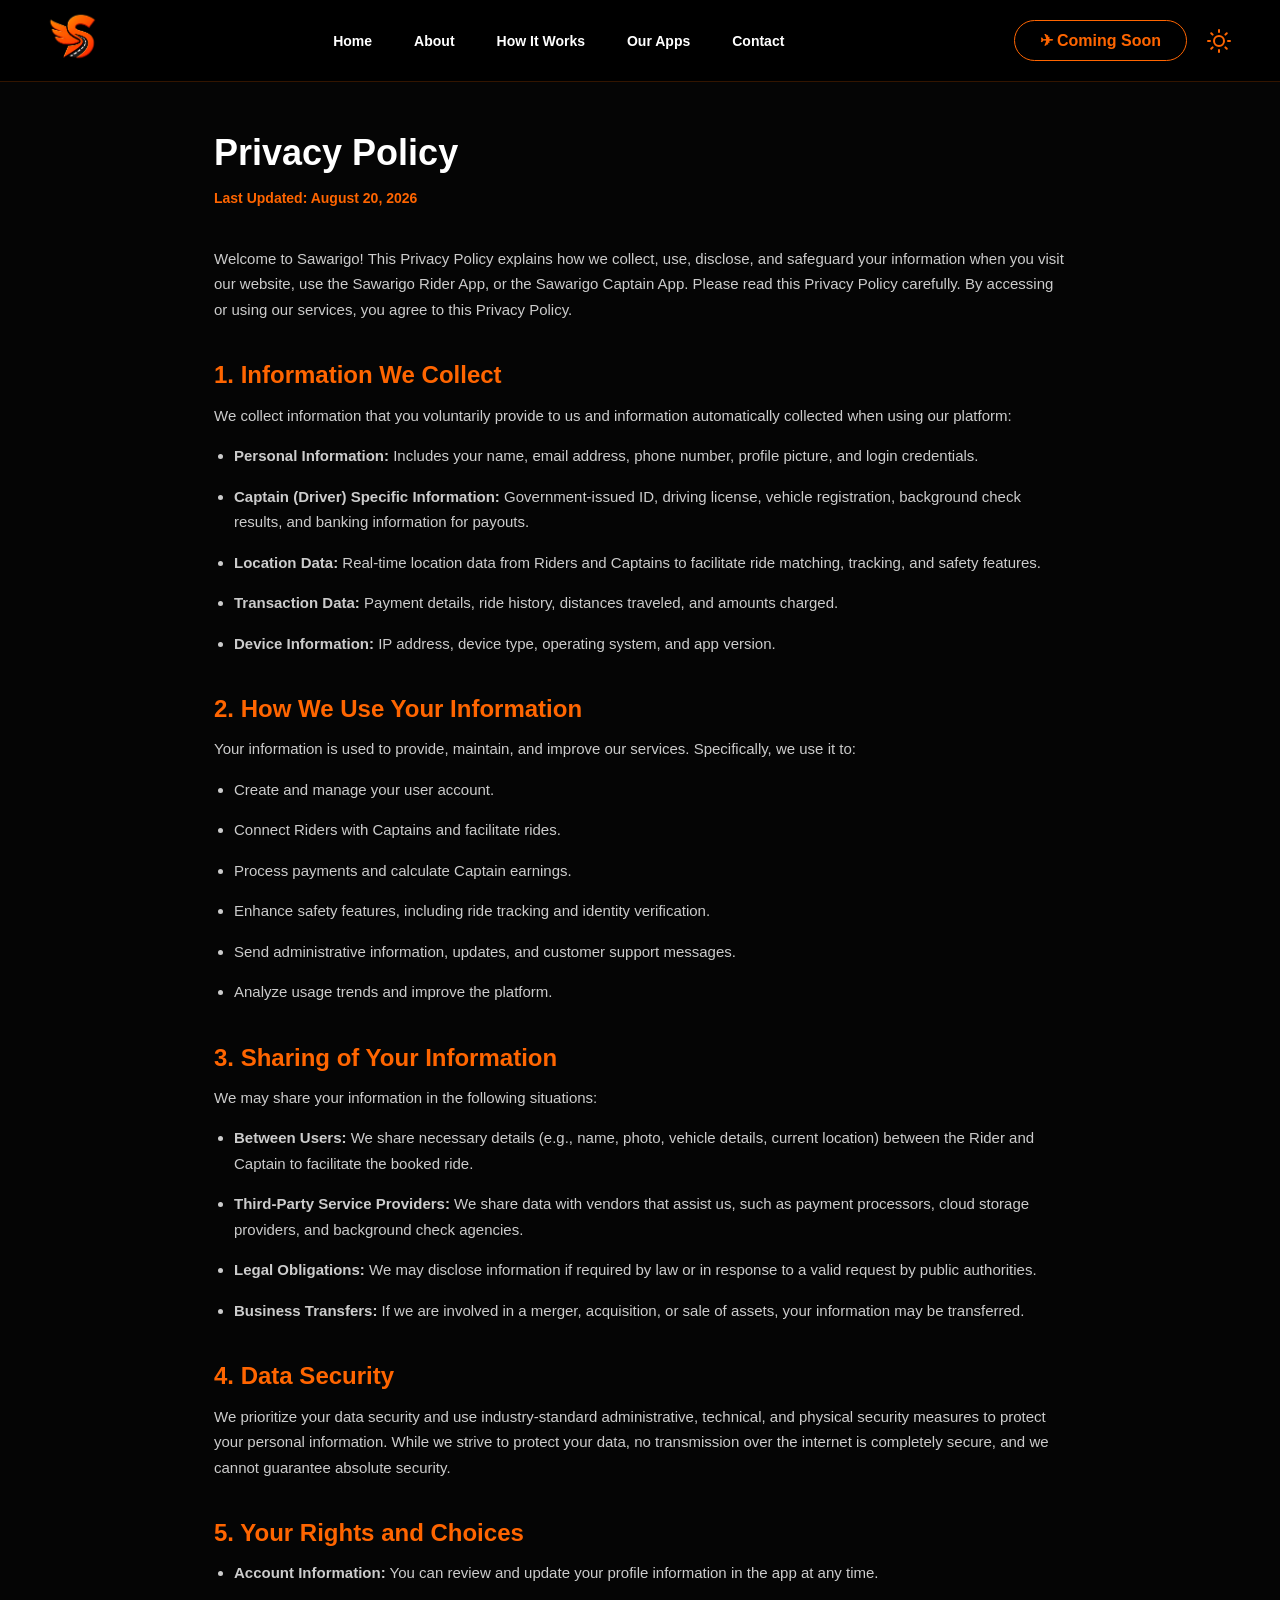
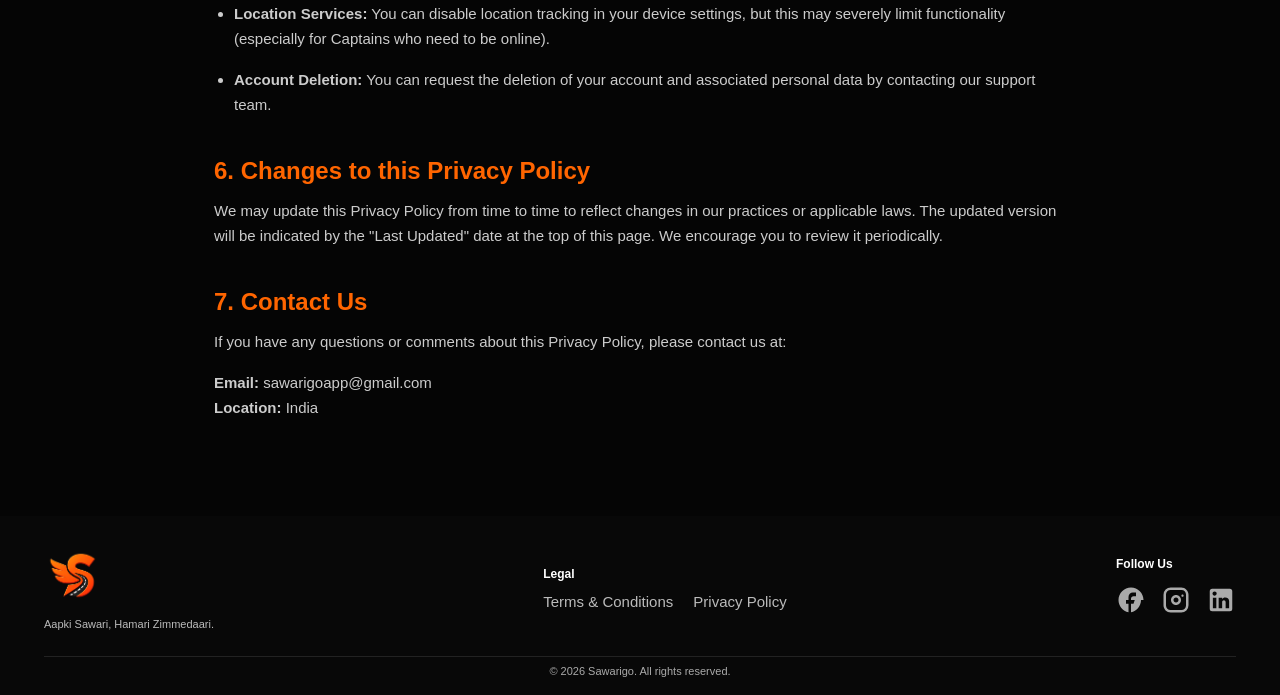
<file: privacy.html>
<!DOCTYPE html>
<html lang="en">

<head>
  <meta charset="UTF-8" />
  <meta name="viewport" content="width=device-width, initial-scale=1.0" />
  <title>Privacy Policy — Sawarigo</title>
  <link rel="icon" type="image/png" href="images/logo.png" />
  <link rel="stylesheet" href="style.css" />
  <style>
    .legal-content {
      padding: 120px 0 80px;
      min-height: 80vh;
    }
    .legal-container {
      max-width: 900px;
      margin: 0 auto;
    }
    .legal-content h1 { font-size: 36px; margin-bottom: 20px; color: #fff; }
    .legal-content .updated { color: var(--orange); font-size: 14px; font-weight: bold; margin-bottom: 40px; display: block; }
    .legal-content h2 { font-size: 24px; margin-top: 40px; margin-bottom: 15px; color: var(--orange); }
    .legal-content p, .legal-content li { font-size: 15px; line-height: 1.7; margin-bottom: 15px; color: #ccc; }
    .legal-content ul { padding-left: 20px; margin-bottom: 25px; }
    .legal-content a:hover { color: var(--orange); text-decoration: underline; }
    
    body.light-mode .legal-content h1 { color: #171717; }
    body.light-mode .legal-content p, body.light-mode .legal-content li { color: #555555; }
  </style>
</head>

<body>
  <header>
    <nav class="container">
      <a class="brand" href="index.html">
        <img src="images/logo.png" alt="Sawarigo Captain" class="brand-logo" />
      </a>
      <div class="navlinks" id="navlinks">
        <a href="index.html#home" onclick="toggleMenu()">Home</a>
        <a href="index.html#about" onclick="toggleMenu()">About</a>
        <a href="index.html#how" onclick="toggleMenu()">How It Works</a>
        <a href="index.html#apps" onclick="toggleMenu()">Our Apps</a>
        <a href="index.html#contact" onclick="toggleMenu()">Contact</a>
      </div>
      <div class="nav-right">
        <a class="nav-cta" href="index.html#contact">✈ Coming Soon</a>
        <button id="theme-toggle" class="theme-toggle" onclick="toggleTheme()" aria-label="Toggle Theme">
          <!-- SVG injected by JS -->
        </button>
        <div class="hamburger" onclick="toggleMenu()">
          <span></span><span></span><span></span>
        </div>
      </div>
    </nav>
  </header>

  <main class="legal-content">
    <div class="container legal-container">
      <h1>Privacy Policy</h1>
      <span class="updated">Last Updated: August 20, 2026</span>
      
      <p>Welcome to Sawarigo! This Privacy Policy explains how we collect, use, disclose, and safeguard your information when you visit our website, use the Sawarigo Rider App, or the Sawarigo Captain App. Please read this Privacy Policy carefully. By accessing or using our services, you agree to this Privacy Policy.</p>

      <h2>1. Information We Collect</h2>
      <p>We collect information that you voluntarily provide to us and information automatically collected when using our platform:</p>
      <ul>
        <li><strong>Personal Information:</strong> Includes your name, email address, phone number, profile picture, and login credentials.</li>
        <li><strong>Captain (Driver) Specific Information:</strong> Government-issued ID, driving license, vehicle registration, background check results, and banking information for payouts.</li>
        <li><strong>Location Data:</strong> Real-time location data from Riders and Captains to facilitate ride matching, tracking, and safety features.</li>
        <li><strong>Transaction Data:</strong> Payment details, ride history, distances traveled, and amounts charged.</li>
        <li><strong>Device Information:</strong> IP address, device type, operating system, and app version.</li>
      </ul>

      <h2>2. How We Use Your Information</h2>
      <p>Your information is used to provide, maintain, and improve our services. Specifically, we use it to:</p>
      <ul>
        <li>Create and manage your user account.</li>
        <li>Connect Riders with Captains and facilitate rides.</li>
        <li>Process payments and calculate Captain earnings.</li>
        <li>Enhance safety features, including ride tracking and identity verification.</li>
        <li>Send administrative information, updates, and customer support messages.</li>
        <li>Analyze usage trends and improve the platform.</li>
      </ul>

      <h2>3. Sharing of Your Information</h2>
      <p>We may share your information in the following situations:</p>
      <ul>
        <li><strong>Between Users:</strong> We share necessary details (e.g., name, photo, vehicle details, current location) between the Rider and Captain to facilitate the booked ride.</li>
        <li><strong>Third-Party Service Providers:</strong> We share data with vendors that assist us, such as payment processors, cloud storage providers, and background check agencies.</li>
        <li><strong>Legal Obligations:</strong> We may disclose information if required by law or in response to a valid request by public authorities.</li>
        <li><strong>Business Transfers:</strong> If we are involved in a merger, acquisition, or sale of assets, your information may be transferred.</li>
      </ul>

      <h2>4. Data Security</h2>
      <p>We prioritize your data security and use industry-standard administrative, technical, and physical security measures to protect your personal information. While we strive to protect your data, no transmission over the internet is completely secure, and we cannot guarantee absolute security.</p>

      <h2>5. Your Rights and Choices</h2>
      <ul>
        <li><strong>Account Information:</strong> You can review and update your profile information in the app at any time.</li>
        <li><strong>Location Services:</strong> You can disable location tracking in your device settings, but this may severely limit functionality (especially for Captains who need to be online).</li>
        <li><strong>Account Deletion:</strong> You can request the deletion of your account and associated personal data by contacting our support team.</li>
      </ul>

      <h2>6. Changes to this Privacy Policy</h2>
      <p>We may update this Privacy Policy from time to time to reflect changes in our practices or applicable laws. The updated version will be indicated by the "Last Updated" date at the top of this page. We encourage you to review it periodically.</p>

      <h2>7. Contact Us</h2>
      <p>If you have any questions or comments about this Privacy Policy, please contact us at:</p>
      <p><strong>Email:</strong> sawarigoapp@gmail.com<br>
      <strong>Location:</strong> India</p>

    </div>
  </main>

  <footer>
    <div class="container">
      <div class="footer-grid">
        <div>
          <a href="index.html" class="brand"><img src="images/logo.png" alt="Sawarigo Captain" class="brand-logo" /></a>
          <p style="margin-top:8px">Aapki Sawari, Hamari Zimmedaari.</p>
        </div>
        <div>
          <h4>Legal</h4>
          <div style="display:flex; gap: 20px; align-items:center;">
            <a href="terms.html" style="font-size:15px; display:inline-block; margin-bottom:0;">Terms &amp; Conditions</a>
            <a href="privacy.html" style="font-size:15px; display:inline-block; margin-bottom:0;">Privacy Policy</a>
          </div>
        </div>
        <div>
          <h4>Follow Us</h4>
          <div style="display:flex; gap: 15px; margin-top:10px;">
            <a href="https://www.facebook.com/profile.php?id=61592310495691" target="_blank" rel="noopener noreferrer" style="color:#aaa; transition:color 0.3s;" onmouseover="this.style.color='#ff6500'" onmouseout="this.style.color='#aaa'">
              <svg width="30" height="30" fill="currentColor" viewBox="0 0 24 24"><path d="M22 12c0-5.52-4.48-10-10-10S2 6.48 2 12c0 4.84 3.44 8.87 8 9.8V15H8v-3h2V9.5C10 7.57 11.57 6 13.5 6H16v3h-2c-1.1 0-2 .9-2 2v1h3l-1 3h-2v6.8c4.56-.93 8-4.96 8-9.8z" /></svg>
            </a>
            <a href="https://www.instagram.com/sawarigoapp?igsh=bjBlOHJobzJ2OWxv&igsi=bjBlOHJobzJ2OWxv&utm_source=qr" target="_blank" rel="noopener noreferrer" style="color:#aaa; transition:color 0.3s;" onmouseover="this.style.color='#ff6500'" onmouseout="this.style.color='#aaa'">
              <svg width="30" height="30" fill="currentColor" viewBox="0 0 24 24"><path d="M7.8 2h8.4C19.4 2 22 4.6 22 7.8v8.4a5.8 5.8 0 0 1-5.8 5.8H7.8C4.6 22 2 19.4 2 16.2V7.8A5.8 5.8 0 0 1 7.8 2zm-.2 2A3.6 3.6 0 0 0 4 7.6v8.8C4 18.4 5.6 20 7.6 20h8.8a3.6 3.6 0 0 0 3.6-3.6V7.6C20 5.6 18.4 4 16.4 4H7.6zm4.4 4c2.2 0 4 1.8 4 4s-1.8 4-4 4-4-1.8-4-4 1.8-4 4-4zm0 2c-1.1 0-2 .9-2 2s.9 2 2 2 2-.9 2-2-.9-2-2-2zm5.2-2.4c.5 0 .9.4.9.9s-.4.9-.9.9-.9-.4-.9-.9.4-.9.9-.9z" /></svg>
            </a>
            <a href="https://www.linkedin.com/in/sawari-go-8b6584426/" target="_blank" rel="noopener noreferrer" style="color:#aaa; transition:color 0.3s;" onmouseover="this.style.color='#ff6500'" onmouseout="this.style.color='#aaa'">
              <svg width="30" height="30" fill="currentColor" viewBox="0 0 24 24"><path d="M19 3a2 2 0 0 1 2 2v14a2 2 0 0 1-2 2H5a2 2 0 0 1-2-2V5a2 2 0 0 1 2-2h14m-.5 15.5v-5.3a3.26 3.26 0 0 0-3.26-3.26c-.85 0-1.84.52-2.32 1.3v-1.11h-2.79v8.37h2.79v-4.93c0-.77.62-1.4 1.39-1.4a1.4 1.4 0 0 1 1.4 1.4v4.93h2.79M6.88 8.56a1.68 1.68 0 0 0 1.68-1.68c0-.93-.75-1.69-1.68-1.69a1.69 1.69 0 0 0-1.69 1.69c0 .93.76 1.68 1.69 1.68m1.39 9.94v-8.37H5.5v8.37h2.77z" /></svg>
            </a>
          </div>
        </div>
      </div>
      <div class="copyright">© 2026 Sawarigo. All rights reserved.</div>
    </div>
  </footer>

  <script>
    function updateThemeUI(isLightMode) {
      const toggleBtn = document.getElementById('theme-toggle');
      if (!toggleBtn) return;
      if (isLightMode) {
        toggleBtn.innerHTML = `<svg width="24" height="24" viewBox="0 0 24 24" fill="none" stroke="currentColor" stroke-width="2" stroke-linecap="round" stroke-linejoin="round"><path d="M21 12.79A9 9 0 1 1 11.21 3 7 7 0 0 0 21 12.79z"></path></svg>`;
      } else {
        toggleBtn.innerHTML = `<svg width="24" height="24" viewBox="0 0 24 24" fill="none" stroke="currentColor" stroke-width="2" stroke-linecap="round" stroke-linejoin="round"><circle cx="12" cy="12" r="5"></circle><line x1="12" y1="1" x2="12" y2="3"></line><line x1="12" y1="21" x2="12" y2="23"></line><line x1="4.22" y1="4.22" x2="5.64" y2="5.64"></line><line x1="18.36" y1="18.36" x2="19.78" y2="19.78"></line><line x1="1" y1="12" x2="3" y2="12"></line><line x1="21" y1="12" x2="23" y2="12"></line><line x1="4.22" y1="19.78" x2="5.64" y2="18.36"></line><line x1="18.36" y1="5.64" x2="19.78" y2="4.22"></line></svg>`;
      }
    }
    if (localStorage.getItem('theme') === 'light') {
      document.body.classList.add('light-mode');
    }
    document.addEventListener('DOMContentLoaded', () => {
      updateThemeUI(document.body.classList.contains('light-mode'));
    });
    function toggleTheme() {
      document.body.classList.toggle('light-mode');
      const isLightMode = document.body.classList.contains('light-mode');
      localStorage.setItem('theme', isLightMode ? 'light' : 'dark');
      updateThemeUI(isLightMode);
    }
    function toggleMenu() {
      document.getElementById('navlinks').classList.toggle('active');
    }
  </script>
</body>
</html>
</file>
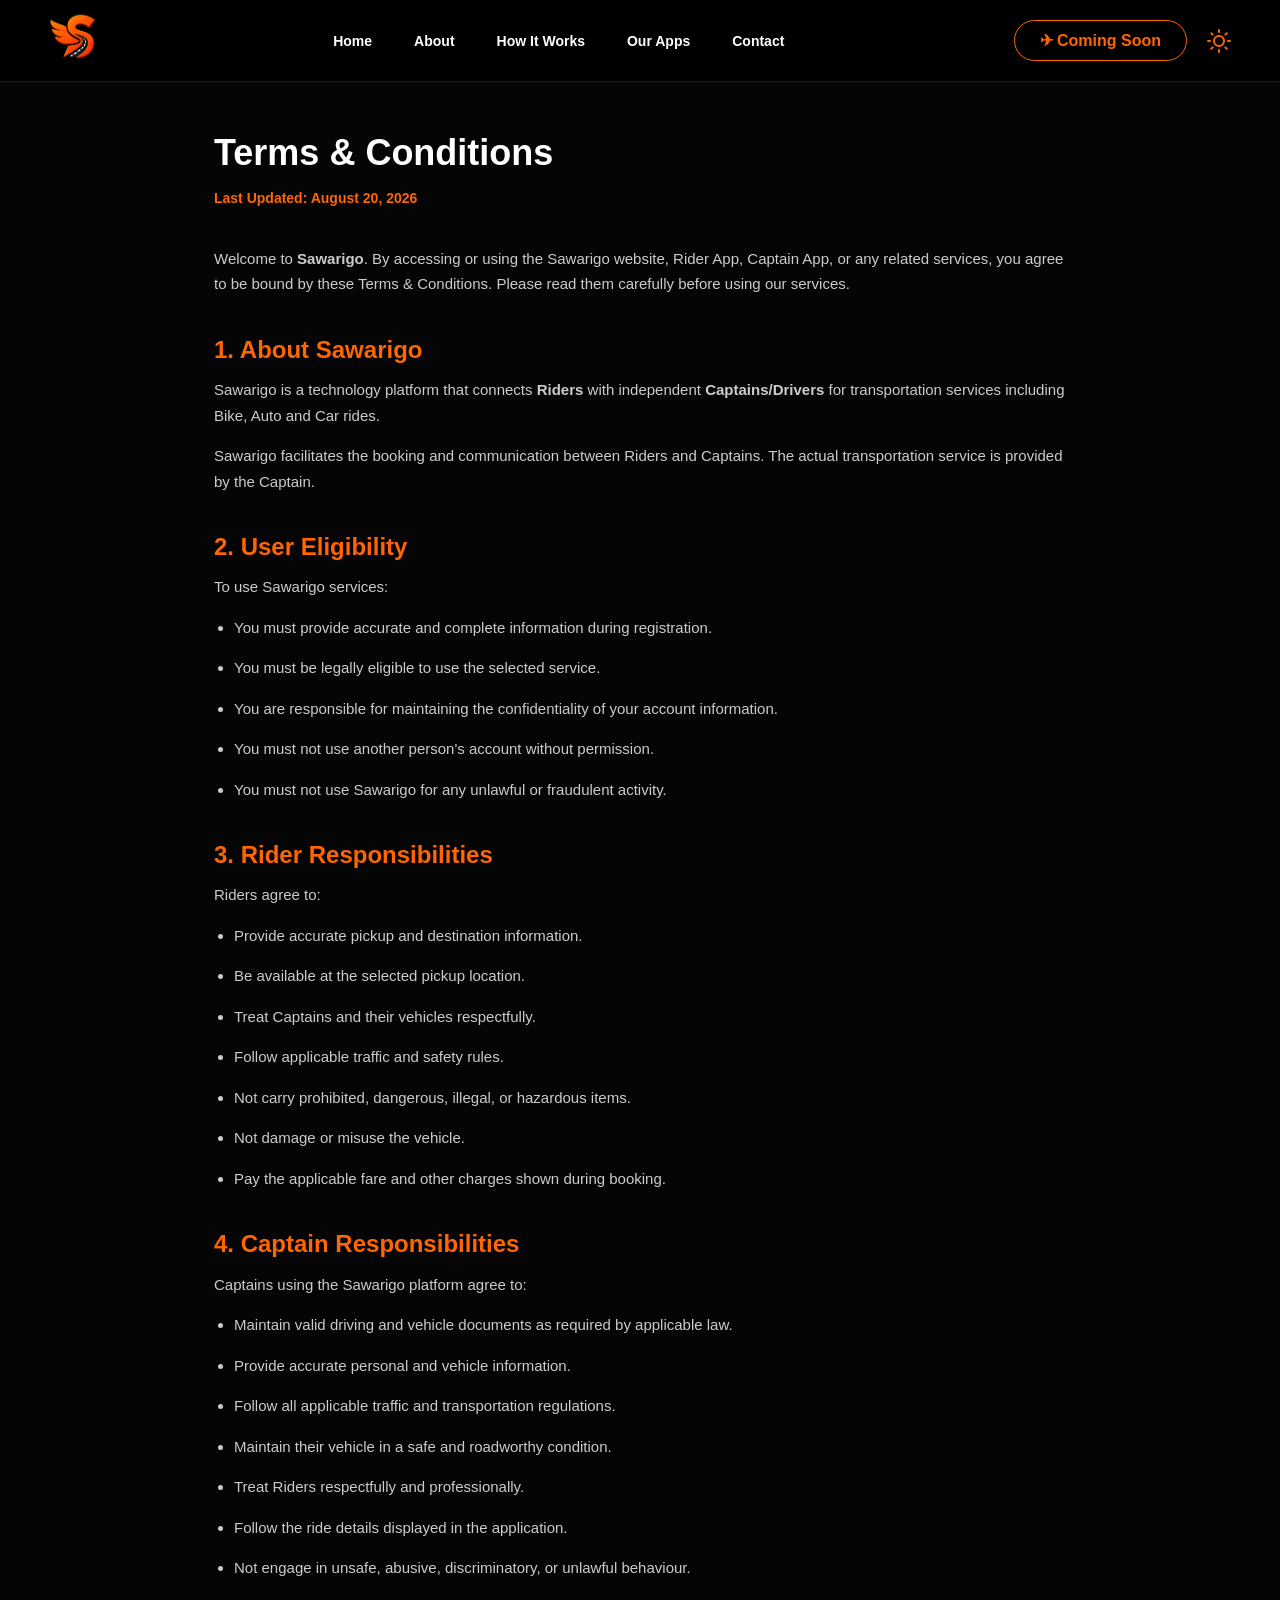
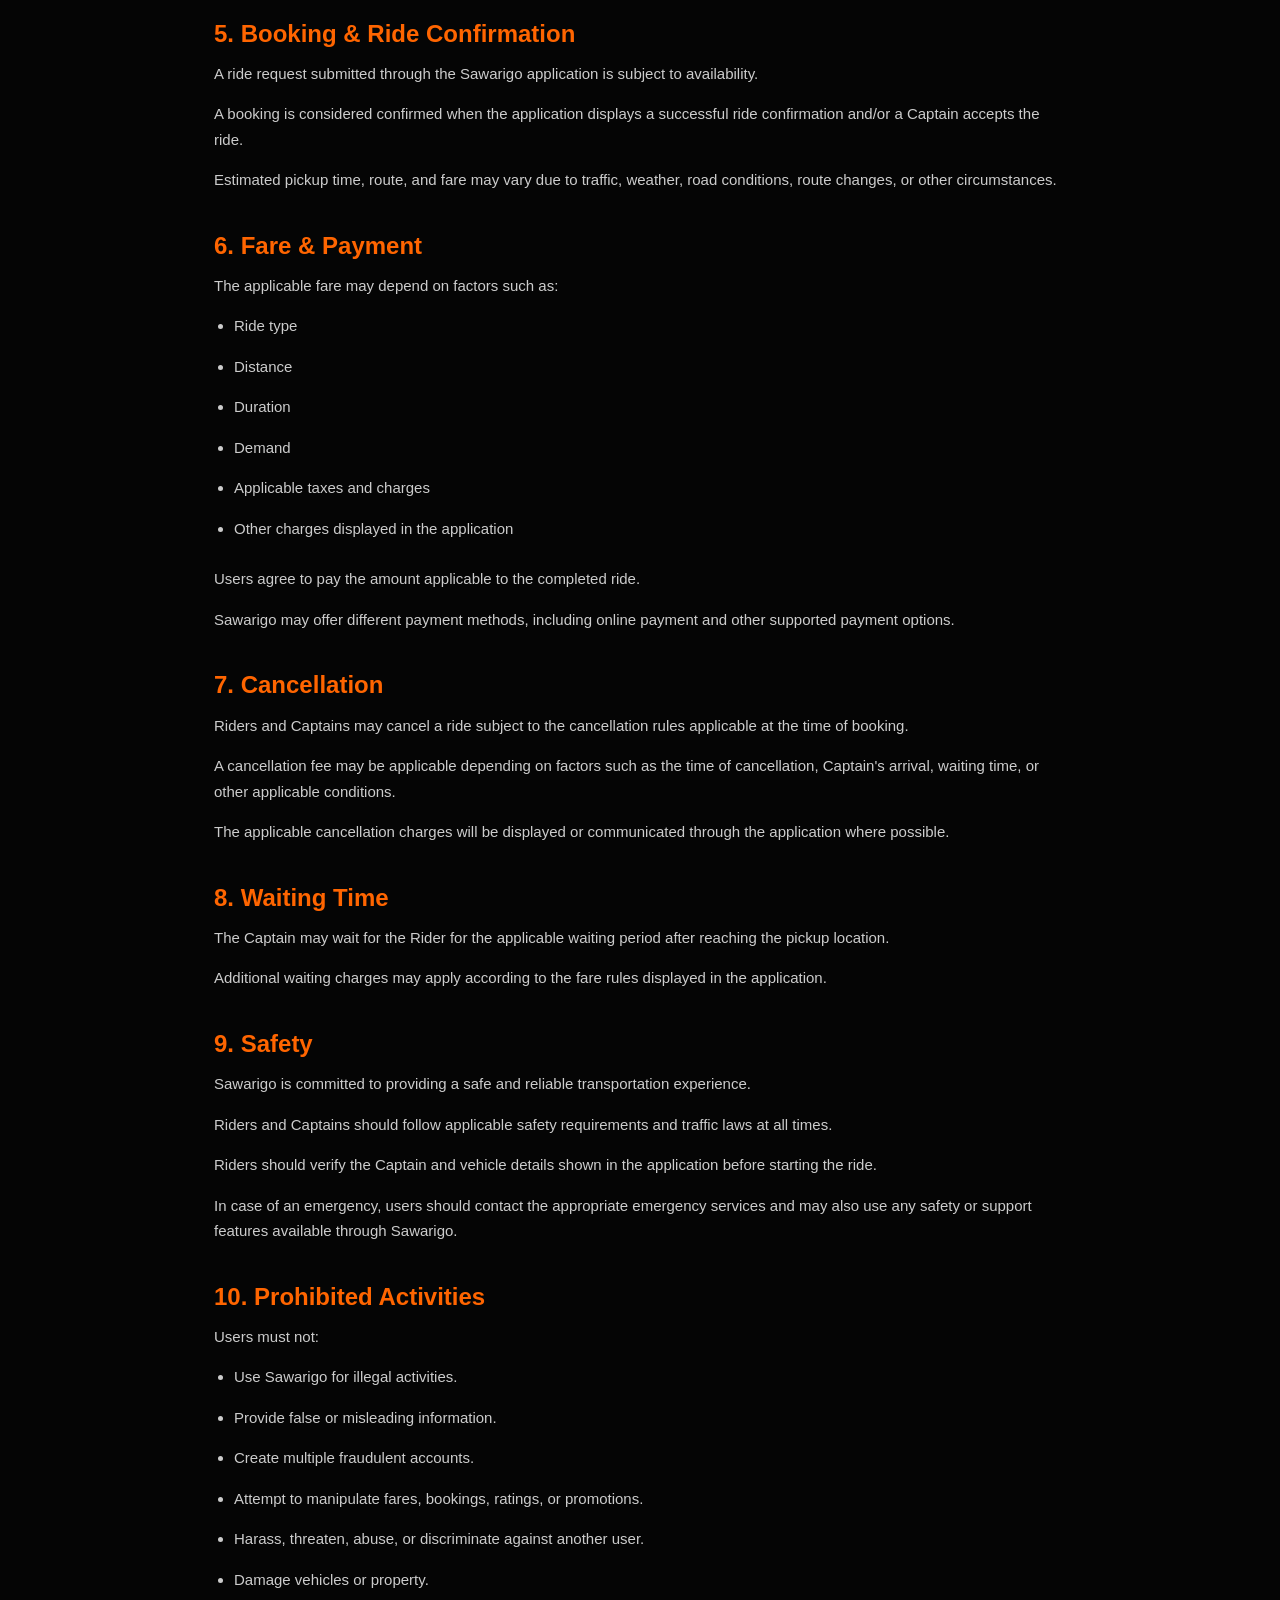
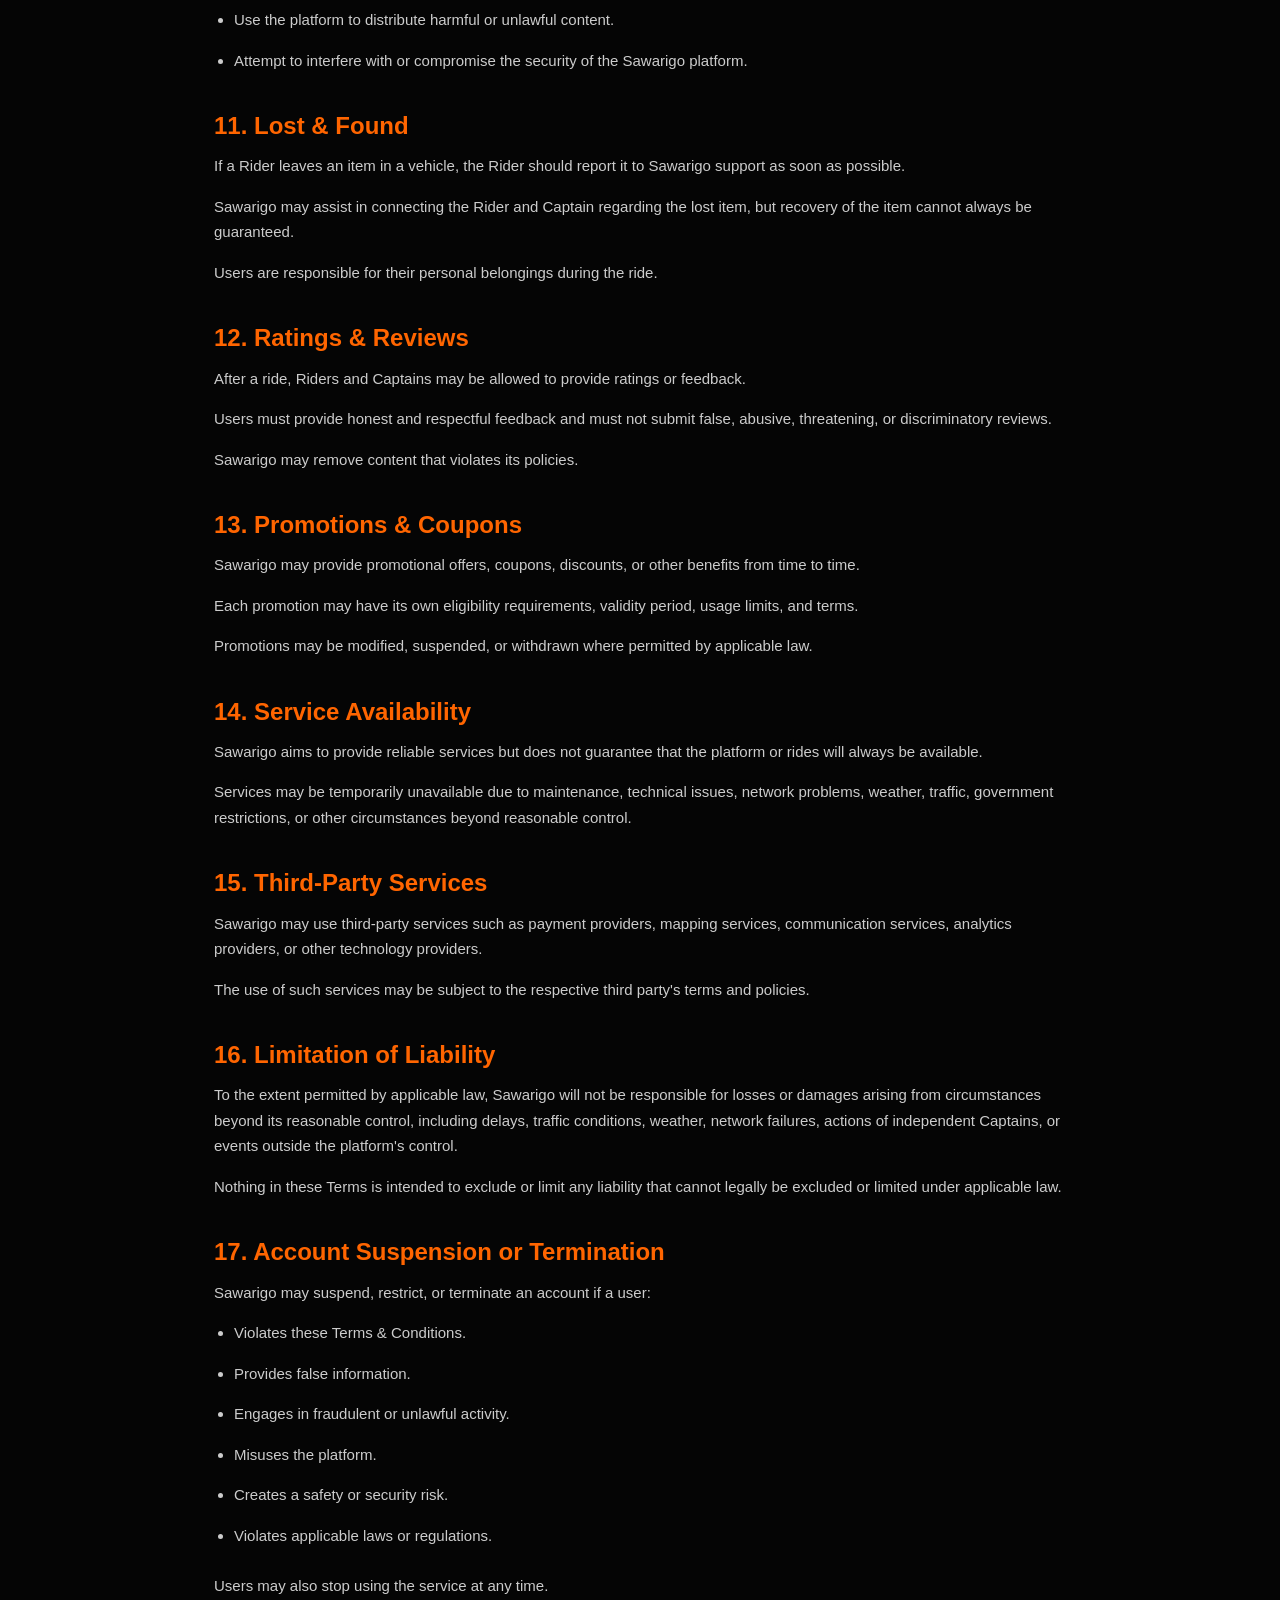
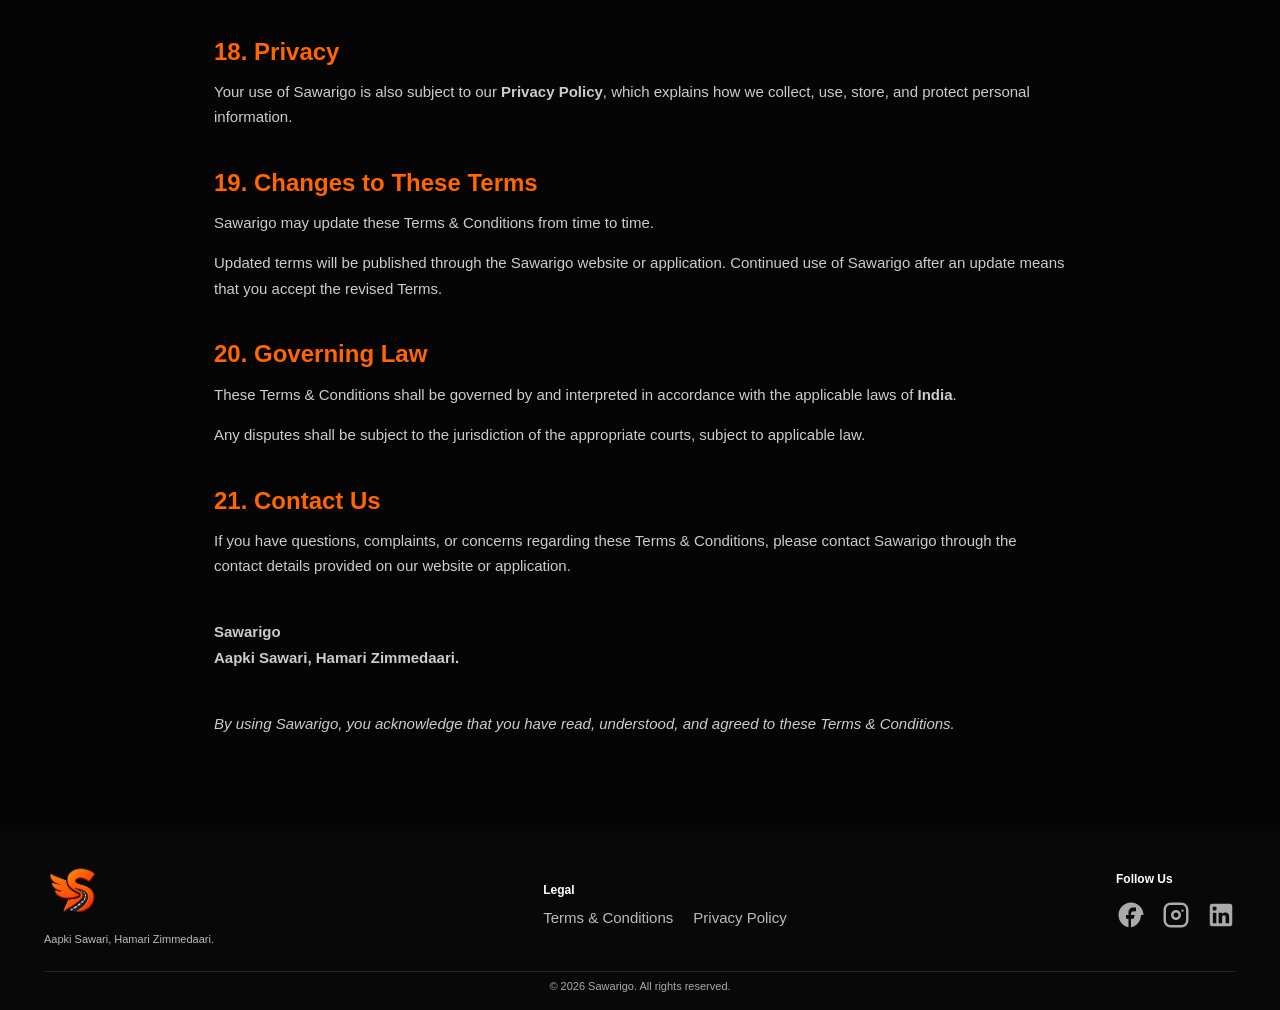
<file: terms.html>
<!DOCTYPE html>
<html lang="en">
<head>
  <meta charset="UTF-8" />
  <meta name="viewport" content="width=device-width, initial-scale=1.0" />
  <title>Terms & Conditions — Sawarigo</title>
  <link rel="icon" type="image/png" href="images/logo.png" />
  <link rel="stylesheet" href="style.css" />
  <style>
    .legal-content {
      padding: 120px 0 80px;
      min-height: 80vh;
    }
    .legal-container {
      max-width: 900px;
      margin: 0 auto;
    }
    .legal-content h1 { font-size: 36px; margin-bottom: 20px; color: #fff; }
    .legal-content .updated { color: var(--orange); font-size: 14px; font-weight: bold; margin-bottom: 40px; display: block; }
    .legal-content h2 { font-size: 24px; margin-top: 40px; margin-bottom: 15px; color: var(--orange); }
    .legal-content p, .legal-content li { font-size: 15px; line-height: 1.7; margin-bottom: 15px; color: #ccc; }
    .legal-content ul { padding-left: 20px; margin-bottom: 25px; }
    .legal-content a:hover { color: var(--orange); text-decoration: underline; }
    
    body.light-mode .legal-content h1 { color: #171717; }
    body.light-mode .legal-content p, body.light-mode .legal-content li { color: #555555; }
    body.light-mode .legal-content strong { color: #171717; }
  </style>
</head>
<body>
  <header>
    <nav class="container">
      <a class="brand" href="index.html">
        <img src="images/logo.png" alt="Sawarigo Captain" class="brand-logo" />
      </a>
      <div class="navlinks" id="navlinks">
        <a href="index.html#home" onclick="toggleMenu()">Home</a>
        <a href="index.html#about" onclick="toggleMenu()">About</a>
        <a href="index.html#how" onclick="toggleMenu()">How It Works</a>
        <a href="index.html#apps" onclick="toggleMenu()">Our Apps</a>
        <a href="index.html#contact" onclick="toggleMenu()">Contact</a>
      </div>
      <div class="nav-right">
        <a class="nav-cta" href="index.html#contact">✈ Coming Soon</a>
        <button id="theme-toggle" class="theme-toggle" onclick="toggleTheme()" aria-label="Toggle Theme">
          <!-- SVG injected by JS -->
        </button>
        <div class="hamburger" onclick="toggleMenu()">
          <span></span><span></span><span></span>
        </div>
      </div>
    </nav>
  </header>

  <main>
    <section class="legal-content">
      <div class="container legal-container">
        <h1>Terms & Conditions</h1>
        <span class="updated">Last Updated: August 20, 2026</span>
        
        <p>Welcome to <strong>Sawarigo</strong>. By accessing or using the Sawarigo website, Rider App, Captain App, or any related services, you agree to be bound by these Terms & Conditions. Please read them carefully before using our services.</p>

        <h2>1. About Sawarigo</h2>
        <p>Sawarigo is a technology platform that connects <strong>Riders</strong> with independent <strong>Captains/Drivers</strong> for transportation services including Bike, Auto and Car rides.</p>
        <p>Sawarigo facilitates the booking and communication between Riders and Captains. The actual transportation service is provided by the Captain.</p>

        <h2>2. User Eligibility</h2>
        <p>To use Sawarigo services:</p>
        <ul>
          <li>You must provide accurate and complete information during registration.</li>
          <li>You must be legally eligible to use the selected service.</li>
          <li>You are responsible for maintaining the confidentiality of your account information.</li>
          <li>You must not use another person's account without permission.</li>
          <li>You must not use Sawarigo for any unlawful or fraudulent activity.</li>
        </ul>

        <h2>3. Rider Responsibilities</h2>
        <p>Riders agree to:</p>
        <ul>
          <li>Provide accurate pickup and destination information.</li>
          <li>Be available at the selected pickup location.</li>
          <li>Treat Captains and their vehicles respectfully.</li>
          <li>Follow applicable traffic and safety rules.</li>
          <li>Not carry prohibited, dangerous, illegal, or hazardous items.</li>
          <li>Not damage or misuse the vehicle.</li>
          <li>Pay the applicable fare and other charges shown during booking.</li>
        </ul>

        <h2>4. Captain Responsibilities</h2>
        <p>Captains using the Sawarigo platform agree to:</p>
        <ul>
          <li>Maintain valid driving and vehicle documents as required by applicable law.</li>
          <li>Provide accurate personal and vehicle information.</li>
          <li>Follow all applicable traffic and transportation regulations.</li>
          <li>Maintain their vehicle in a safe and roadworthy condition.</li>
          <li>Treat Riders respectfully and professionally.</li>
          <li>Follow the ride details displayed in the application.</li>
          <li>Not engage in unsafe, abusive, discriminatory, or unlawful behaviour.</li>
        </ul>

        <h2>5. Booking & Ride Confirmation</h2>
        <p>A ride request submitted through the Sawarigo application is subject to availability.</p>
        <p>A booking is considered confirmed when the application displays a successful ride confirmation and/or a Captain accepts the ride.</p>
        <p>Estimated pickup time, route, and fare may vary due to traffic, weather, road conditions, route changes, or other circumstances.</p>

        <h2>6. Fare & Payment</h2>
        <p>The applicable fare may depend on factors such as:</p>
        <ul>
          <li>Ride type</li>
          <li>Distance</li>
          <li>Duration</li>
          <li>Demand</li>
          <li>Applicable taxes and charges</li>
          <li>Other charges displayed in the application</li>
        </ul>
        <p>Users agree to pay the amount applicable to the completed ride.</p>
        <p>Sawarigo may offer different payment methods, including online payment and other supported payment options.</p>

        <h2>7. Cancellation</h2>
        <p>Riders and Captains may cancel a ride subject to the cancellation rules applicable at the time of booking.</p>
        <p>A cancellation fee may be applicable depending on factors such as the time of cancellation, Captain's arrival, waiting time, or other applicable conditions.</p>
        <p>The applicable cancellation charges will be displayed or communicated through the application where possible.</p>

        <h2>8. Waiting Time</h2>
        <p>The Captain may wait for the Rider for the applicable waiting period after reaching the pickup location.</p>
        <p>Additional waiting charges may apply according to the fare rules displayed in the application.</p>

        <h2>9. Safety</h2>
        <p>Sawarigo is committed to providing a safe and reliable transportation experience.</p>
        <p>Riders and Captains should follow applicable safety requirements and traffic laws at all times.</p>
        <p>Riders should verify the Captain and vehicle details shown in the application before starting the ride.</p>
        <p>In case of an emergency, users should contact the appropriate emergency services and may also use any safety or support features available through Sawarigo.</p>

        <h2>10. Prohibited Activities</h2>
        <p>Users must not:</p>
        <ul>
          <li>Use Sawarigo for illegal activities.</li>
          <li>Provide false or misleading information.</li>
          <li>Create multiple fraudulent accounts.</li>
          <li>Attempt to manipulate fares, bookings, ratings, or promotions.</li>
          <li>Harass, threaten, abuse, or discriminate against another user.</li>
          <li>Damage vehicles or property.</li>
          <li>Use the platform to distribute harmful or unlawful content.</li>
          <li>Attempt to interfere with or compromise the security of the Sawarigo platform.</li>
        </ul>

        <h2>11. Lost & Found</h2>
        <p>If a Rider leaves an item in a vehicle, the Rider should report it to Sawarigo support as soon as possible.</p>
        <p>Sawarigo may assist in connecting the Rider and Captain regarding the lost item, but recovery of the item cannot always be guaranteed.</p>
        <p>Users are responsible for their personal belongings during the ride.</p>

        <h2>12. Ratings & Reviews</h2>
        <p>After a ride, Riders and Captains may be allowed to provide ratings or feedback.</p>
        <p>Users must provide honest and respectful feedback and must not submit false, abusive, threatening, or discriminatory reviews.</p>
        <p>Sawarigo may remove content that violates its policies.</p>

        <h2>13. Promotions & Coupons</h2>
        <p>Sawarigo may provide promotional offers, coupons, discounts, or other benefits from time to time.</p>
        <p>Each promotion may have its own eligibility requirements, validity period, usage limits, and terms.</p>
        <p>Promotions may be modified, suspended, or withdrawn where permitted by applicable law.</p>

        <h2>14. Service Availability</h2>
        <p>Sawarigo aims to provide reliable services but does not guarantee that the platform or rides will always be available.</p>
        <p>Services may be temporarily unavailable due to maintenance, technical issues, network problems, weather, traffic, government restrictions, or other circumstances beyond reasonable control.</p>

        <h2>15. Third-Party Services</h2>
        <p>Sawarigo may use third-party services such as payment providers, mapping services, communication services, analytics providers, or other technology providers.</p>
        <p>The use of such services may be subject to the respective third party's terms and policies.</p>

        <h2>16. Limitation of Liability</h2>
        <p>To the extent permitted by applicable law, Sawarigo will not be responsible for losses or damages arising from circumstances beyond its reasonable control, including delays, traffic conditions, weather, network failures, actions of independent Captains, or events outside the platform's control.</p>
        <p>Nothing in these Terms is intended to exclude or limit any liability that cannot legally be excluded or limited under applicable law.</p>

        <h2>17. Account Suspension or Termination</h2>
        <p>Sawarigo may suspend, restrict, or terminate an account if a user:</p>
        <ul>
          <li>Violates these Terms & Conditions.</li>
          <li>Provides false information.</li>
          <li>Engages in fraudulent or unlawful activity.</li>
          <li>Misuses the platform.</li>
          <li>Creates a safety or security risk.</li>
          <li>Violates applicable laws or regulations.</li>
        </ul>
        <p>Users may also stop using the service at any time.</p>

        <h2>18. Privacy</h2>
        <p>Your use of Sawarigo is also subject to our <strong>Privacy Policy</strong>, which explains how we collect, use, store, and protect personal information.</p>

        <h2>19. Changes to These Terms</h2>
        <p>Sawarigo may update these Terms & Conditions from time to time.</p>
        <p>Updated terms will be published through the Sawarigo website or application. Continued use of Sawarigo after an update means that you accept the revised Terms.</p>

        <h2>20. Governing Law</h2>
        <p>These Terms & Conditions shall be governed by and interpreted in accordance with the applicable laws of <strong>India</strong>.</p>
        <p>Any disputes shall be subject to the jurisdiction of the appropriate courts, subject to applicable law.</p>

        <h2>21. Contact Us</h2>
        <p>If you have questions, complaints, or concerns regarding these Terms & Conditions, please contact Sawarigo through the contact details provided on our website or application.</p>

        <p><br><strong>Sawarigo</strong><br><strong>Aapki Sawari, Hamari Zimmedaari.</strong></p>

        <p><br><em>By using Sawarigo, you acknowledge that you have read, understood, and agreed to these Terms & Conditions.</em></p>
      </div>
    </section>
  </main>

  <footer>
    <div class="container">
      <div class="footer-grid">
        <div><a href="index.html" class="brand"><img src="images/logo.png" alt="Sawarigo Captain" class="brand-logo" /></a>
          <p style="margin-top:8px">Aapki Sawari, Hamari Zimmedaari.</p>
        </div>
        <div>
          <h4>Legal</h4>
          <div style="display:flex; gap: 20px; align-items:center;">
            <a href="terms.html" style="font-size:15px; display:inline-block; margin-bottom:0;">Terms &amp; Conditions</a>
            <a href="privacy.html" style="font-size:15px; display:inline-block; margin-bottom:0;">Privacy Policy</a>
          </div>
        </div>
        <div>
          <h4>Follow Us</h4>
          <div style="display:flex; gap: 15px; margin-top:10px;">
            <a href="https://www.facebook.com/profile.php?id=61592310495691" target="_blank" rel="noopener noreferrer" style="color:#aaa; transition:color 0.3s;" title="Facebook" onmouseover="this.style.color='#ff6500'" onmouseout="this.style.color='#aaa'">
              <svg width="30" height="30" fill="currentColor" viewBox="0 0 24 24"><path d="M22 12c0-5.52-4.48-10-10-10S2 6.48 2 12c0 4.84 3.44 8.87 8 9.8V15H8v-3h2V9.5C10 7.57 11.57 6 13.5 6H16v3h-2c-1.1 0-2 .9-2 2v1h3l-1 3h-2v6.8c4.56-.93 8-4.96 8-9.8z"/></svg>
            </a>
            <a href="https://www.instagram.com/sawarigoapp?igsh=bjBlOHJobzJ2OWxv&igsi=bjBlOHJobzJ2OWxv&utm_source=qr" target="_blank" rel="noopener noreferrer" style="color:#aaa; transition:color 0.3s;" title="Instagram" onmouseover="this.style.color='#ff6500'" onmouseout="this.style.color='#aaa'">
              <svg width="30" height="30" fill="currentColor" viewBox="0 0 24 24"><path d="M7.8 2h8.4C19.4 2 22 4.6 22 7.8v8.4a5.8 5.8 0 0 1-5.8 5.8H7.8C4.6 22 2 19.4 2 16.2V7.8A5.8 5.8 0 0 1 7.8 2zm-.2 2A3.6 3.6 0 0 0 4 7.6v8.8C4 18.4 5.6 20 7.6 20h8.8a3.6 3.6 0 0 0 3.6-3.6V7.6C20 5.6 18.4 4 16.4 4H7.6zm4.4 4c2.2 0 4 1.8 4 4s-1.8 4-4 4-4-1.8-4-4 1.8-4 4-4zm0 2c-1.1 0-2 .9-2 2s.9 2 2 2 2-.9 2-2-.9-2-2-2zm5.2-2.4c.5 0 .9.4.9.9s-.4.9-.9.9-.9-.4-.9-.9.4-.9.9-.9z"/></svg>
            </a>
            <a href="https://www.linkedin.com/in/sawari-go-8b6584426/" target="_blank" rel="noopener noreferrer" style="color:#aaa; transition:color 0.3s;" title="LinkedIn" onmouseover="this.style.color='#ff6500'" onmouseout="this.style.color='#aaa'">
              <svg width="30" height="30" fill="currentColor" viewBox="0 0 24 24"><path d="M19 3a2 2 0 0 1 2 2v14a2 2 0 0 1-2 2H5a2 2 0 0 1-2-2V5a2 2 0 0 1 2-2h14m-.5 15.5v-5.3a3.26 3.26 0 0 0-3.26-3.26c-.85 0-1.84.52-2.32 1.3v-1.11h-2.79v8.37h2.79v-4.93c0-.77.62-1.4 1.39-1.4a1.4 1.4 0 0 1 1.4 1.4v4.93h2.79M6.88 8.56a1.68 1.68 0 0 0 1.68-1.68c0-.93-.75-1.69-1.68-1.69a1.69 1.69 0 0 0-1.69 1.69c0 .93.76 1.68 1.69 1.68m1.39 9.94v-8.37H5.5v8.37h2.77z"/></svg>
            </a>
          </div>
        </div>
      </div>
      <div class="copyright">© 2026 Sawarigo. All rights reserved.</div>
    </div>
  </footer>
  <script>
    function updateThemeUI(isLightMode) {
      const toggleBtn = document.getElementById('theme-toggle');
      if (!toggleBtn) return;
      if (isLightMode) {
        toggleBtn.innerHTML = `<svg width="24" height="24" viewBox="0 0 24 24" fill="none" stroke="currentColor" stroke-width="2" stroke-linecap="round" stroke-linejoin="round"><path d="M21 12.79A9 9 0 1 1 11.21 3 7 7 0 0 0 21 12.79z"></path></svg>`;
      } else {
        toggleBtn.innerHTML = `<svg width="24" height="24" viewBox="0 0 24 24" fill="none" stroke="currentColor" stroke-width="2" stroke-linecap="round" stroke-linejoin="round"><circle cx="12" cy="12" r="5"></circle><line x1="12" y1="1" x2="12" y2="3"></line><line x1="12" y1="21" x2="12" y2="23"></line><line x1="4.22" y1="4.22" x2="5.64" y2="5.64"></line><line x1="18.36" y1="18.36" x2="19.78" y2="19.78"></line><line x1="1" y1="12" x2="3" y2="12"></line><line x1="21" y1="12" x2="23" y2="12"></line><line x1="4.22" y1="19.78" x2="5.64" y2="18.36"></line><line x1="18.36" y1="5.64" x2="19.78" y2="4.22"></line></svg>`;
      }
    }
    if (localStorage.getItem('theme') === 'light') {
      document.body.classList.add('light-mode');
    }
    document.addEventListener('DOMContentLoaded', () => {
      updateThemeUI(document.body.classList.contains('light-mode'));
    });
    function toggleTheme() {
      document.body.classList.toggle('light-mode');
      const isLightMode = document.body.classList.contains('light-mode');
      localStorage.setItem('theme', isLightMode ? 'light' : 'dark');
      updateThemeUI(isLightMode);
    }
    function toggleMenu() {
      document.getElementById('navlinks').classList.toggle('active');
    }

    // Handle scroll to top button
    window.addEventListener("scroll", () => {
      const scrollTopBtn = document.getElementById("scrollTopBtn");
      if (scrollTopBtn) {
        if (scrollY > 400) {
          scrollTopBtn.classList.add("visible");
        } else {
          scrollTopBtn.classList.remove("visible");
        }
      }
    });

    function scrollToTop() {
      window.scrollTo({ top: 0, behavior: 'smooth' });
    }
  </script>

  <div id="scrollTopBtn" class="scroll-top" onclick="scrollToTop()">
    ⇡
  </div>
</body>
</html>
</file>
<file: style.css>
*{box-sizing:border-box;margin:0;padding:0}
html{scroll-behavior:smooth;overflow-x:hidden}
body{font-family:Arial,Helvetica,sans-serif;color:#eee;background:#050505;overflow-x:hidden}
a{text-decoration:none;color:inherit}
.container{width:100%;max-width:1240px;padding:0 24px;margin:auto}
:root{--orange:#ff6500;--orange2:#ff8a00;--black:#070707;--cream:#0c0c0c}

header{
  position:fixed;top:0;left:0;width:100%;z-index:9999;backdrop-filter:blur(10px);-webkit-backdrop-filter:blur(10px);
  height:82px;background:rgba(0,0,0,.82);border-bottom:1px solid rgba(255,106,0,.2)
}
nav{height:100%;display:flex;align-items:center;justify-content:space-between}
.brand{display:block;transition:0.3s}
.brand:hover{transform:scale(1.02)}
.brand-logo{height:60px;width:auto;border-radius:12px;mix-blend-mode:screen;filter:contrast(1.1)}
.navlinks{display:flex;gap:42px;color:#fff;font-weight:700;font-size:14px}
.navlinks a{transition:color 0.3s;}
.navlinks a:hover, .navlinks a.active{color:var(--orange)}
.nav-cta{border:1px solid var(--orange);color:var(--orange);padding:10px 25px;border-radius:30px;font-weight:700;transition:all 0.3s}
.nav-cta:hover{background:var(--orange);color:#fff;box-shadow:0 0 15px rgba(255,101,0,0.4)}

.hero{
  min-height:650px;padding-top:82px;color:#fff;position:relative;overflow:hidden;
  background:
    radial-gradient(circle at 53% 48%,rgba(255,95,0,.20),transparent 25%),
    linear-gradient(90deg,rgba(0,0,0,.98) 0%,rgba(0,0,0,.83) 48%,rgba(0,0,0,.72) 100%),
    linear-gradient(180deg,#090909,#1a120c 60%,#050505);
}
.hero:before{
  content:"";position:absolute;inset:0;opacity:.22;
  background:repeating-linear-gradient(110deg,transparent 0 90px,#8c5b38 91px 92px);
  transform:translateY(80px) scale(1.4);
}
.hero-content{position:relative;z-index:2;display:flex;align-items:center;min-height:568px}
.hero-copy{width:52%;padding-top:55px}
.pill{display:inline-block;background:var(--orange);padding:5px 16px;border-radius:20px;font-size:13px;font-weight:800;letter-spacing:.5px}
h1{font-size:50px;line-height:.94;margin:16px 0 14px;font-weight:900}
h1 span{color:var(--orange)}
.hero-copy>p{font-size:17px;line-height:1.5;max-width:570px;color:#eee}
.benefits{display:flex;gap:52px;margin:34px 0}
.benefit{display:flex;gap:14px;max-width:180px}
.icon{color:var(--orange);font-size:29px;font-weight:900}
.benefit b{display:block;color:var(--orange);font-size:14px;margin-bottom:4px}
.benefit small{font-size:12px;line-height:1.3;color:#ddd}
.buttons{display:flex;gap:22px}
.btn{padding:14px 34px;border-radius:30px;font-weight:800;border:1px solid var(--orange);transition:all 0.3s;display:inline-block}
.btn.primary{background:linear-gradient(90deg,var(--orange),#cf5200);color:#fff;box-shadow:0 8px 20px rgba(255,101,0,0.3)}
.btn.primary:hover{transform:translateY(-3px);box-shadow:0 12px 25px rgba(255,101,0,0.5)}
.btn.secondary{color:#fff;background:#050505;border:1px solid rgba(255,255,255,0.2)}
.btn.secondary:hover{border-color:#fff;background:#1a1a1a}

.phone-area{position:relative;width:48%;height:470px}
.phone{
  position:absolute;right:50px;top:20px;width:280px;height:420px;border:9px solid #151515;border-radius:35px;
  transform:rotate(8deg);background:
  radial-gradient(circle at 48% 60%,rgba(255,98,0,.8),transparent 7%),
  linear-gradient(145deg,#191919,#030303 60%);
  box-shadow:0 20px 50px #000,0 0 25px rgba(255,100,0,.18);
  overflow:hidden
}
.phone:before{content:"";position:absolute;top:0;left:50%;transform:translateX(-50%);width:120px;height:24px;background:#000;border-radius:0 0 16px 16px}
.phone-logo{position:absolute;top:70px;left:0;right:0;text-align:center;color:var(--orange);font-size:30px;font-weight:900}
.road{position:absolute;left:45px;right:45px;top:145px;height:190px;border:4px dashed var(--orange);border-radius:50%;transform:rotate(-25deg)}
.pin{position:absolute;width:34px;height:34px;border-radius:50%;border:5px solid var(--orange);box-shadow:0 0 20px var(--orange);background:#321507}
.pin.one{left:34px;bottom:38px}.pin.two{right:38px;top:175px}
.ride-card{position:absolute;background:#fff;color:#111;border-radius:18px;padding:14px 24px;text-align:center;box-shadow:0 8px 30px #0008;font-weight:800}
.ride-card .emoji{font-size:36px;display:block;margin-bottom:5px}
.ride-card.bike{right:-5px;top:70px}.ride-card.auto{right:-55px;top:178px}.ride-card.car{right:5px;top:300px}

.about{background:var(--cream);padding:42px 0 38px}
.about-grid{display:grid;grid-template-columns:1.15fr 2fr;gap:95px;align-items:center}
.eyebrow{color:var(--orange);font-size:12px;font-weight:900;letter-spacing:.5px}
h2{font-size:28px;line-height:1.05;margin:6px 0 8px;font-weight:900}
h2 span{color:var(--orange)}
.about p{font-size:13px;line-height:1.4}
.stats{display:grid;grid-template-columns:repeat(4,1fr)}
.stat{text-align:center;border-left:1px solid #333;padding:10px}
.stat .big{color:var(--orange);font-size:31px}.stat b{display:block;font-size:14px}.stat small{font-size:12px}

.how{background:linear-gradient(135deg,#050505,#111);color:#fff;padding:48px 0}
.center{text-align:center}
.how h2{font-size:30px;color:#fff}.how h2 span{color:var(--orange)}
.steps{display:grid;grid-template-columns:repeat(3,1fr);gap:42px;margin-top:40px}
.tab-btn{background:transparent;border:2px solid #333;color:#888;padding:10px 30px;border-radius:25px;font-weight:700;cursor:pointer;transition:all 0.3s;font-size:14px}
.tab-btn.active{border-color:var(--orange);color:var(--orange);background:rgba(255,106,0,0.1)}
.tab-btn:hover:not(.active){color:#fff;border-color:#666}
.step{display:flex;align-items:center;gap:12px}.num{background:var(--orange);color:#111;width:29px;height:29px;border-radius:50%;display:grid;place-items:center;font-weight:900;flex:none}
.step-icon{width:60px;height:60px;border:1px solid #5a2b0d;border-radius:50%;display:grid;place-items:center;font-size:27px;color:var(--orange);flex:none}
.step b{font-size:13px}.step p{font-size:11px;color:#ccc;margin-top:4px;line-height:1.35}

.app-redesign{padding:40px 0 80px;position:relative;background:#050505;z-index:1}
.apps-container{border:1px solid rgba(255,106,0,.2);border-radius:24px;display:flex;align-items:center;position:relative;background:radial-gradient(circle at bottom right,rgba(255,101,0,.15),transparent 50%),#111;padding:60px 40px;box-shadow:0 10px 40px rgba(0,0,0,0.5)}
.apps-content{width:55%;z-index:2}
.apps-content .pill{margin-bottom:15px;border:1px solid rgba(255,101,0,0.5);background:rgba(255,101,0,0.1);color:var(--orange)}
.apps-content h2{font-size:48px;line-height:1.05;margin-bottom:15px}
.apps-content p{color:#ccc;font-size:16px;line-height:1.5;margin-bottom:35px}
.apps-features{display:grid;grid-template-columns:repeat(4,1fr);gap:15px}
.feature-item{display:flex;flex-direction:column}
.feature-icon{width:45px;height:45px;border:1px solid rgba(255,255,255,0.1);border-radius:12px;display:grid;place-items:center;font-size:20px;margin-bottom:12px;background:rgba(255,255,255,0.03)}
.feature-item b{font-size:13px;color:#fff;margin-bottom:5px}
.feature-item small{font-size:11px;color:#999;line-height:1.4}
.apps-mockups{width:45%;position:relative;height:450px;display:flex;justify-content:center;align-items:flex-end}
.glow-bg{position:absolute;width:100%;height:60px;bottom:0;background:radial-gradient(ellipse at center,rgba(255,101,0,0.5),transparent 70%);border-radius:50%}
.phone-mockup{width:220px;height:430px;background:#111;border:8px solid #222;border-radius:35px;box-shadow:0 20px 40px rgba(0,0,0,0.9);position:absolute;bottom:10px;overflow:hidden;display:flex;flex-direction:column;align-items:center;padding-top:40px;text-align:center}
.phone-notch{width:90px;height:25px;background:#222;position:absolute;top:0;left:50%;transform:translateX(-50%);border-radius:0 0 12px 12px}
.phone-mockup.rider{z-index:2;left:20px;transform:rotate(-4deg);background:linear-gradient(145deg,#23150c,#050505);border-color:#3a2012}
.phone-mockup.captain{z-index:1;right:20px;transform:rotate(6deg) scale(0.95);background:linear-gradient(145deg,#111,#000)}
.phone-mockup strong{color:var(--orange);font-size:22px;letter-spacing:1px;font-weight:900}
.phone-mockup small{font-size:14px;margin-bottom:20px;color:#fff;font-weight:bold}
.phone-mockup p{font-size:12px;color:#aaa;line-height:1.4;margin:10px 0}
.phone-mockup p.highlight{font-style:italic;font-size:26px;font-weight:900;color:#ff8a00;line-height:1;margin-top:20px}
.apps-footer{position:absolute;bottom:-35px;left:50%;transform:translateX(-50%);z-index:10}
.store-btn{background:#000;border:1px solid rgba(255,255,255,0.15);border-radius:12px;display:flex;align-items:center;padding:12px 30px;gap:15px;cursor:pointer;transition:0.3s;box-shadow:0 10px 25px rgba(0,0,0,0.4)}
.store-btn:hover{border-color:var(--orange);transform:translateY(-2px);box-shadow:0 10px 20px rgba(255,101,0,0.3)}
.play-icon{font-size:24px}
.store-text{display:flex;flex-direction:column;text-align:left}
.store-text small{font-size:10px;color:#aaa;font-weight:bold;text-transform:uppercase}
.store-text strong{font-size:20px;color:#fff;font-weight:900;margin-top:2px}
.store-text .coming-soon{color:var(--orange);margin-top:2px}

.contact{background:var(--cream);padding:60px 0}
.contact-grid{display:grid;grid-template-columns:1fr 1.5fr .7fr;gap:70px;align-items:center}
.contact h2{font-size:32px}.contact p{font-size:14px;line-height:1.5;color:#ccc;margin-top:8px}
form{display:grid;grid-template-columns:1fr 1fr;gap:18px}
input,textarea{border:1px solid #2a2a2a;border-radius:12px;padding:14px 18px;font:inherit;background:#0d0d0d;color:#eee;transition:all 0.3s}
input:focus,textarea:focus{outline:none;border-color:var(--orange);box-shadow:0 0 0 4px rgba(255,101,0,0.15)}
input:nth-child(3),textarea{grid-column:1/-1}
textarea{height:120px;resize:none}
form button{grid-column:1/-1;border:0;background:linear-gradient(90deg,var(--orange),#ff8a00);color:#fff;padding:15px;border-radius:12px;font-weight:900;font-size:15px;cursor:pointer;transition:transform 0.3s,box-shadow 0.3s}
form button:hover{transform:translateY(-3px);box-shadow:0 8px 25px rgba(255,101,0,0.4)}
.details{font-size:14px}
.details div{margin:22px 0;color:var(--orange);font-size:18px}
.details b{display:block;color:#fff;margin:6px 0 2px;font-size:15px}
.details span{color:#aaa;font-size:13px;display:block}

footer{background:#080808;color:#fff;padding:28px 0 18px}
.footer-grid{display:flex;justify-content:space-between;align-items:center;gap:30px;flex-wrap:wrap;}
footer h4{font-size:12px;margin-bottom:8px} footer a,footer p{font-size:11px;color:#bbb;display:block;margin:4px 0}
.copyright{text-align:center;border-top:1px solid #222;margin-top:22px;padding-top:8px;color:#aaa;font-size:11px}

.hamburger{display:none;flex-direction:column;gap:5px;cursor:pointer;z-index:20}
.hamburger span{width:25px;height:3px;background:var(--orange);border-radius:2px;transition:0.3s}
.nav-right{display:flex;align-items:center;gap:15px}

@media(max-width:900px){
  .hamburger{display:flex}
  .nav-cta{display:none}
  .navlinks{position:fixed;top:82px;left:-100%;width:100%;height:calc(100vh - 82px);background:rgba(0,0,0,0.95);flex-direction:column;align-items:center;justify-content:center;transition:0.3s;gap:30px;font-size:20px}
  .navlinks.active{left:0}
  .hero-copy{width:100%}.phone-area{display:none}.hero{min-height:auto;padding-bottom:60px}
  .about-grid,.contact-grid{grid-template-columns:1fr;gap:40px}.stats{margin-top:30px}.steps{grid-template-columns:1fr 1fr}
  .apps-container{flex-direction:column;padding:30px 20px}.apps-content, .apps-mockups{width:100%}
  .apps-mockups{height:400px;margin-top:40px}
  .apps-features{grid-template-columns:1fr 1fr;gap:20px;margin-top:20px}
  .phone-mockup{transform-origin:bottom center !important}
  .phone-mockup.rider{left:50%;margin-left:-110px;transform:translateX(-40%) rotate(-4deg) scale(0.85) !important;bottom:0;}
  .phone-mockup.captain{left:50%;margin-left:-110px;transform:translateX(40%) rotate(6deg) scale(0.8) !important;bottom:0;}
  .footer-grid{grid-template-columns:1fr 1fr;gap:30px}
}
@media(max-width:560px){
  .container{padding:0 14px}h1{font-size:36px}
  .benefits{flex-direction:column;gap:12px}.steps{grid-template-columns:1fr}.stores{flex-direction:column;width:100%}.store{width:100%}
  .stats{grid-template-columns:1fr 1fr;border:none !important;padding:20px 0 !important;gap:20px}.stat{border:none !important}
  .footer-grid{grid-template-columns:1fr;gap:30px;display:flex;flex-direction:column;align-items:center;text-align:center}
  .buttons{flex-direction:column;gap:12px}.btn{text-align:center;width:100%}
  
  /* App Download Responsive Fix */
  .apps-content h2{font-size:32px}
  .apps-mockups{height:300px;margin-top:30px}
  .phone-mockup{transform-origin:bottom center !important}
  .phone-mockup.rider{left:50%;margin-left:-110px;transform:translateX(-22%) rotate(-5deg) scale(0.65) !important;bottom:0;}
  .phone-mockup.captain{left:50%;margin-left:-110px;transform:translateX(25%) rotate(8deg) scale(0.6) !important;bottom:0;}

  /* Contact Form Mobile Fix */
  form{grid-template-columns:1fr}
  input,textarea{grid-column:1/-1}
}

.scroll-top { position: fixed; bottom: -60px; right: 30px; background: var(--orange); color: #fff; width: 50px; height: 50px; border-radius: 50%; display: grid; place-items: center; font-size: 24px; cursor: pointer; z-index: 10000; transition: all 0.4s; box-shadow: 0 4px 15px rgba(255, 101, 0, 0.4); opacity: 0; pointer-events: none; }
.scroll-top.visible { bottom: 30px; opacity: 1; pointer-events: auto; }
.scroll-top:hover { transform: translateY(-5px); background: #fff; color: var(--orange); }

.theme-toggle { display: flex; align-items: center; gap: 8px; background: transparent; border: none; font-size: 16px; font-weight: 800; cursor: pointer; padding: 5px; transition: transform 0.3s; color: var(--orange); }
.theme-toggle:hover { transform: scale(1.05); }
body.light-mode .theme-toggle { color: var(--orange); }

/* --- Light Mode Overrides --- */
body.light-mode { background: #FFF9F4; color: #171717; --orange: #FF6B00; --orange2: #E85D00; }
body.light-mode header { background: rgba(255, 249, 244, 0.92); border-bottom: 1px solid #EDE1D8; }
body.light-mode .navlinks { background: #FFF9F4; }
@media(max-width:900px){ body.light-mode .navlinks { background: rgba(255, 249, 244, 0.98); } }
body.light-mode .navlinks a { color: #555555; }
body.light-mode .navlinks a:hover, body.light-mode .navlinks a.active { color: var(--orange); }
body.light-mode .hamburger span { background: #171717; }
body.light-mode .brand-logo { filter: invert(1) hue-rotate(180deg) brightness(1.2) contrast(1.2); mix-blend-mode: multiply; }

body.light-mode .hero { background: #FFF9F4; color: #171717; }
body.light-mode .hero h1 { color: #171717; }
body.light-mode strong[style*="color:#fff"], body.light-mode b[style*="color:#fff"], body.light-mode .stats b { color: #171717 !important; }
body.light-mode .hero:before { opacity: 1; background: repeating-linear-gradient(110deg, transparent 0 90px, rgba(255, 107, 0, 0.07) 91px 92px); }
body.light-mode .hero-copy > p { color: #555555; }
body.light-mode .btn.primary { box-shadow: 0 8px 20px rgba(255, 107, 0, 0.25); }
body.light-mode .btn.secondary { background: #FFFFFF; color: #171717; border: 1px solid #EDE1D8; box-shadow: 0 4px 10px rgba(0,0,0,0.03); }
body.light-mode .btn.secondary:hover { background: #FFF9F4; border-color: #FF6B00; }

body.light-mode .phone { background: #0a0a0a; border: 9px solid #FFFFFF; box-shadow: 0 0 0 1px #EDE1D8, 0 20px 40px rgba(0,0,0,0.08), 0 0 35px rgba(255,107,0,0.15); }
body.light-mode .phone:before { background: #FFFFFF; border: 1px solid #EDE1D8; border-top: none; }
body.light-mode .ride-card { background: #FFFFFF; color: #171717; border: 1px solid #EDE1D8; box-shadow: 0 8px 24px rgba(0,0,0,0.06); transition: all 0.3s; }
body.light-mode .ride-card:hover { border-color: var(--orange); box-shadow: 0 8px 24px rgba(255,107,0,0.15); }

body.light-mode .app-redesign, body.light-mode .about { background: #FFF9F4 !important; }
body.light-mode .apps-container { background: #FFFFFF; border-color: #EDE1D8; box-shadow: 0 10px 40px rgba(0,0,0,0.04); }
body.light-mode .apps-container > div:first-child > div:nth-child(2) { background: #FFFFFF !important; border: 1px solid #EDE1D8 !important; box-shadow: 0 10px 40px rgba(0,0,0,0.04) !important; }

body.light-mode .how { background: #FFF9F4; color: #171717; }
body.light-mode .how h2, body.light-mode .contact h2 { color: #171717; }
body.light-mode .tab-btn { border-color: #EDE1D8; color: #555555; background: #FFFFFF; box-shadow: 0 4px 10px rgba(0,0,0,0.02); }
body.light-mode .tab-btn.active { border-color: var(--orange); color: var(--orange); background: rgba(255,107,0,0.08); }
body.light-mode .tab-btn:hover:not(.active) { color: #171717; border-color: #ccc; }
body.light-mode .step p, body.light-mode p { color: #555555; }
body.light-mode .feature-icon, body.light-mode .step-icon { background: #FFFFFF; border-color: #EDE1D8; }
body.light-mode .feature-item b { color: #171717; }
body.light-mode .feature-item small { color: #555555; }

body.light-mode .phone-mockup { background: #0a0a0a !important; border: 8px solid #FFFFFF; box-shadow: 0 0 0 1px #EDE1D8, 0 25px 40px rgba(0,0,0,0.08), 0 0 35px rgba(255,107,0,0.15); }
body.light-mode .phone-notch { background: #FFFFFF; border: 1px solid #EDE1D8; border-top: none; }
body.light-mode .phone-mockup small { color: #FFFFFF !important; }
body.light-mode .phone-mockup p { color: #AAAAAA !important; }
body.light-mode .phone-mockup strong { color: var(--orange) !important; }
body.light-mode .apps-mockups img { filter: contrast(1.1) !important; mix-blend-mode: screen !important; }

body.light-mode .store-btn { background: #FFFFFF; border: 1px solid #EDE1D8; box-shadow: 0 10px 25px rgba(0,0,0,0.05); }
body.light-mode .store-text strong { color: #171717; }
body.light-mode .store-text small { color: #555555; }

body.light-mode .contact { background: #FFF9F4; }
body.light-mode input, body.light-mode textarea { background: #FFFFFF; border: 1px solid #EDE1D8; color: #171717; }
body.light-mode input:focus, body.light-mode textarea:focus { border-color: var(--orange); box-shadow: 0 0 0 4px rgba(255,107,0,0.1); }
body.light-mode .details b { color: #171717 !important; }
body.light-mode .details span { color: #555555 !important; }

body.light-mode footer { background: #FFF9F4; color: #171717; border-top: 1px solid #EDE1D8; }
body.light-mode footer a, body.light-mode footer p { color: #555555; }
body.light-mode footer h4 { color: #171717; }
body.light-mode .copyright { border-top-color: #EDE1D8; color: #777777; }

body.light-mode [style*="color:#fff"]:not(.phone-mockup *), body.light-mode [style*="color: #fff"]:not(.phone-mockup *) { color: #171717 !important; }
body.light-mode [style*="color:#aaa"]:not(.phone-mockup *), body.light-mode [style*="color: #aaa"]:not(.phone-mockup *), 
body.light-mode [style*="color:#ccc"]:not(.phone-mockup *), body.light-mode [style*="color: #ccc"]:not(.phone-mockup *), 
body.light-mode [style*="color:#bbb"]:not(.phone-mockup *), body.light-mode [style*="color: #bbb"]:not(.phone-mockup *) { color: #555555 !important; }

body.light-mode .stats { border-color: #EDE1D8 !important; }
body.light-mode .stats .stat { border-left-color: #EDE1D8 !important; }
body.light-mode .stat b, body.light-mode .benefit b { color: #171717 !important; }
body.light-mode .benefit small { color: #555555; }
body.light-mode footer svg { color: #555555 !important; }
body.light-mode footer a:hover { color: var(--orange) !important; }
body.light-mode footer a:hover svg { color: var(--orange) !important; }

/* Toast Notifications */
.toast-msg { position: fixed; bottom: -80px; left: 50%; transform: translateX(-50%); background: #111; color: #fff; padding: 14px 28px; border-radius: 50px; font-size: 15px; font-weight: 600; display: flex; align-items: center; gap: 10px; box-shadow: 0 15px 35px rgba(0,0,0,0.5); border: 1px solid rgba(255,255,255,0.1); opacity: 0; transition: all 0.4s cubic-bezier(0.175, 0.885, 0.32, 1.275); z-index: 100000; pointer-events: none; }
.toast-msg.show { bottom: 40px; opacity: 1; }
.toast-msg.success span { color: var(--orange); font-size: 18px; }
.toast-msg.error span { color: #f44336; font-size: 18px; }
body.light-mode .toast-msg { background: #fff; color: #111; box-shadow: 0 15px 35px rgba(0,0,0,0.1); border-color: rgba(0,0,0,0.05); }

/* Custom Popup */
.custom-popup-overlay { position: fixed; top: 0; left: 0; width: 100%; height: 100%; background: rgba(0, 0, 0, 0.7); backdrop-filter: blur(5px); display: flex; align-items: center; justify-content: center; z-index: 100000; opacity: 0; pointer-events: none; transition: 0.3s; }
.custom-popup-overlay.show { opacity: 1; pointer-events: auto; }
.custom-popup-box { background: #111; border: 1px solid rgba(255,101,0,0.3); border-radius: 20px; padding: 40px; text-align: center; max-width: 400px; transform: translateY(30px) scale(0.9); transition: 0.4s cubic-bezier(0.175, 0.885, 0.32, 1.275); box-shadow: 0 20px 50px rgba(0,0,0,0.5), 0 0 30px rgba(255,101,0,0.1); margin: 0 20px; }
.custom-popup-overlay.show .custom-popup-box { transform: translateY(0) scale(1); }
.custom-popup-icon { font-size: 50px; margin-bottom: 15px; }
.custom-popup-box h3 { font-size: 24px; margin-bottom: 15px; color: #fff; line-height: 1.3; }
.custom-popup-box p { font-size: 14px; color: #ccc; line-height: 1.6; margin-bottom: 25px; }
.custom-popup-box button { background: linear-gradient(90deg, var(--orange), #ff8a00); border: none; color: #fff; padding: 12px 35px; border-radius: 30px; font-weight: 800; font-size: 15px; cursor: pointer; transition: 0.3s; }
.custom-popup-box button:hover { transform: translateY(-2px); box-shadow: 0 5px 15px rgba(255,101,0,0.4); }

body.light-mode .custom-popup-box { background: #fff; border-color: #EDE1D8; box-shadow: 0 20px 50px rgba(0,0,0,0.1), 0 0 30px rgba(255,107,0,0.05); }
body.light-mode .custom-popup-box h3 { color: #171717; }
body.light-mode .custom-popup-box p { color: #555555; }

/* Large Screens & TV Support */
@media(min-width: 1400px){
  .container{max-width: 1350px;}
  .phone{transform:rotate(5deg) scale(1.15); right:70px;}
}
@media(min-width: 1900px){
  .container{max-width: 1600px;}
  body { zoom: 1.25; }
}
@media(min-width: 2500px){
  body { zoom: 1.5; }
}
</file>
